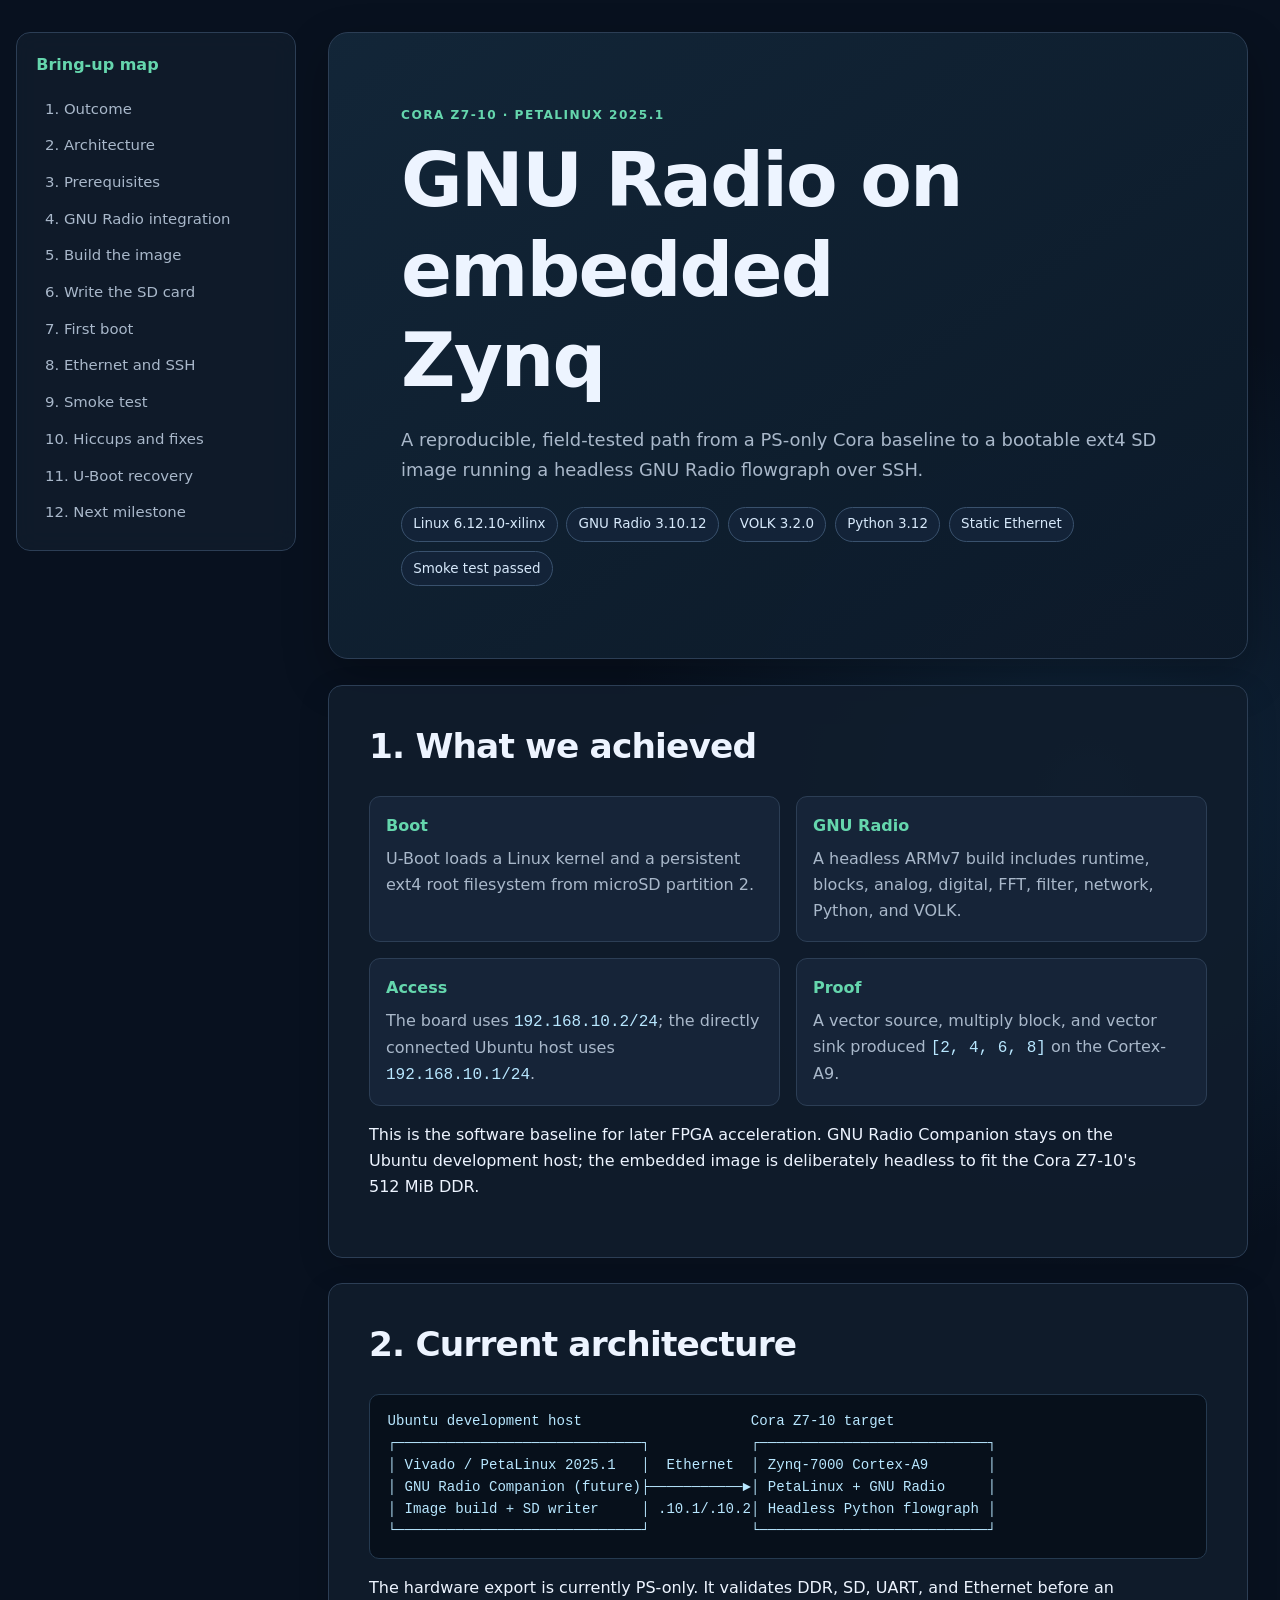
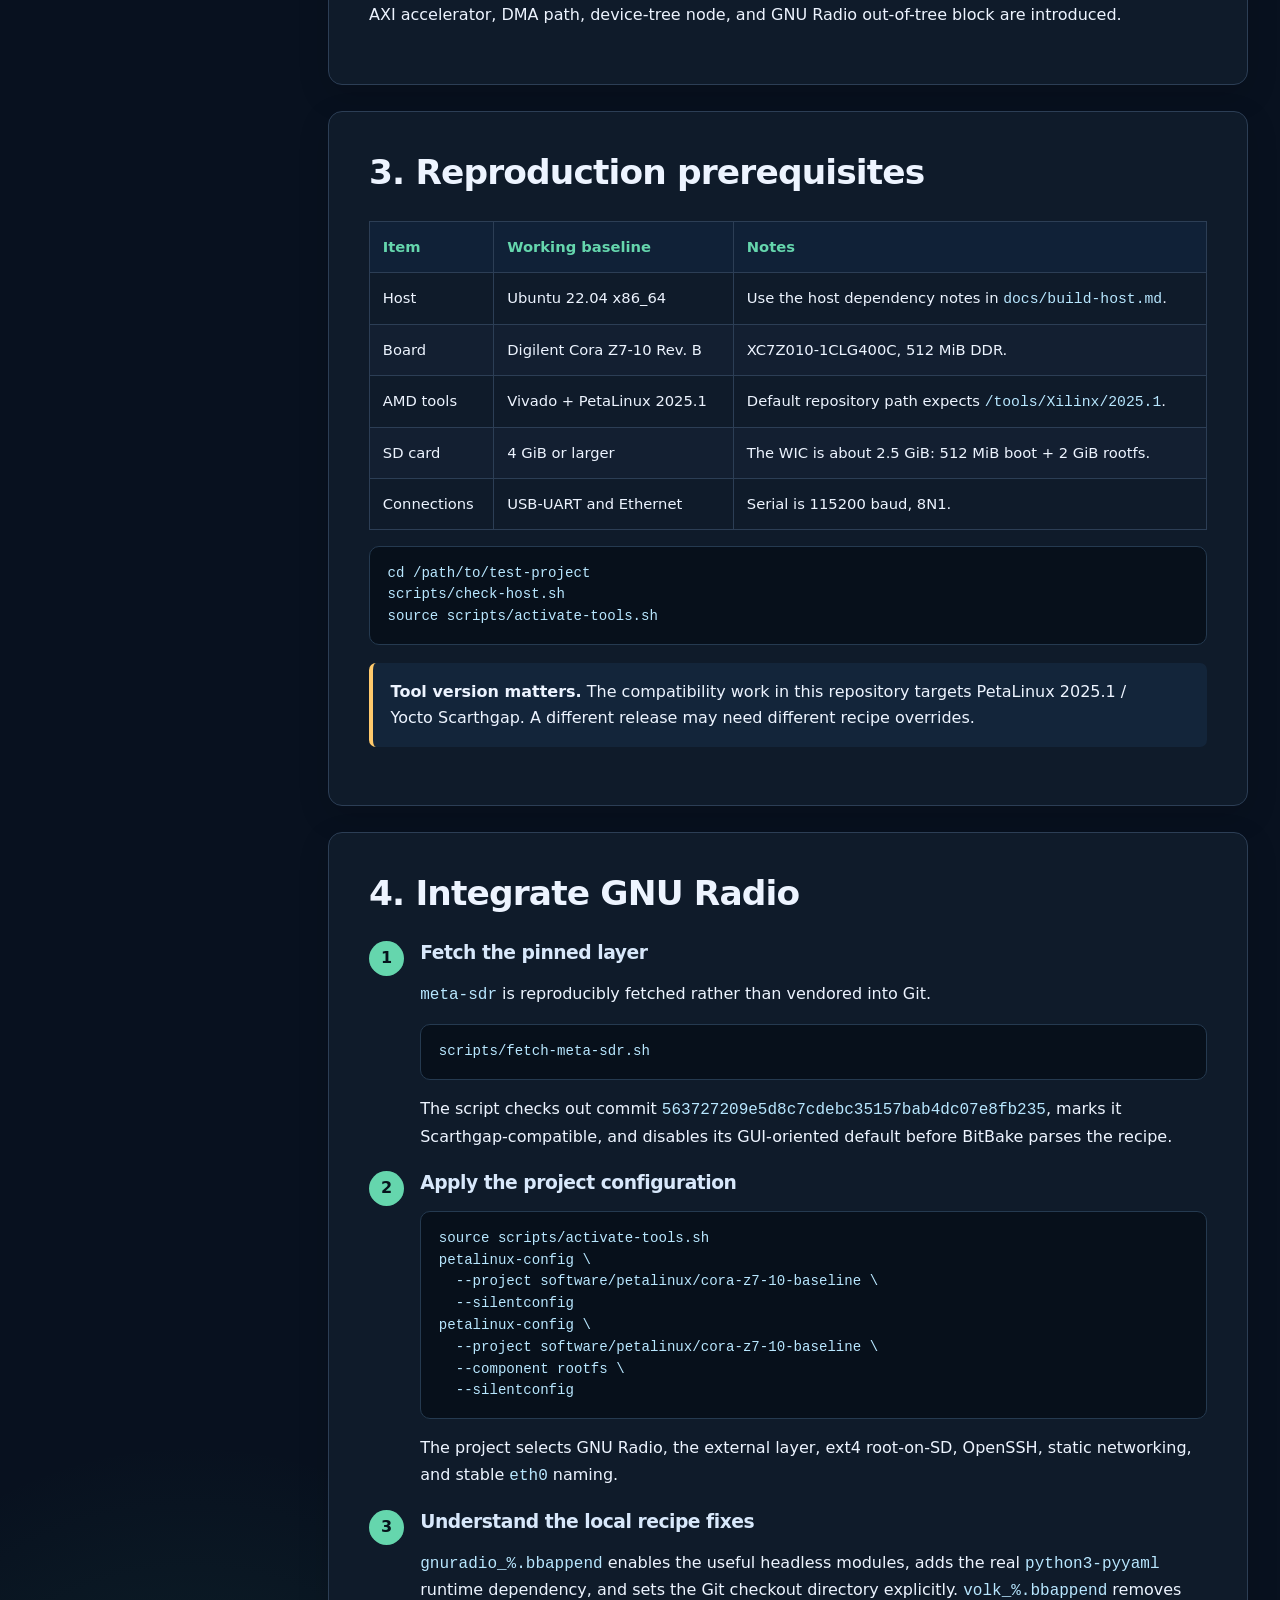
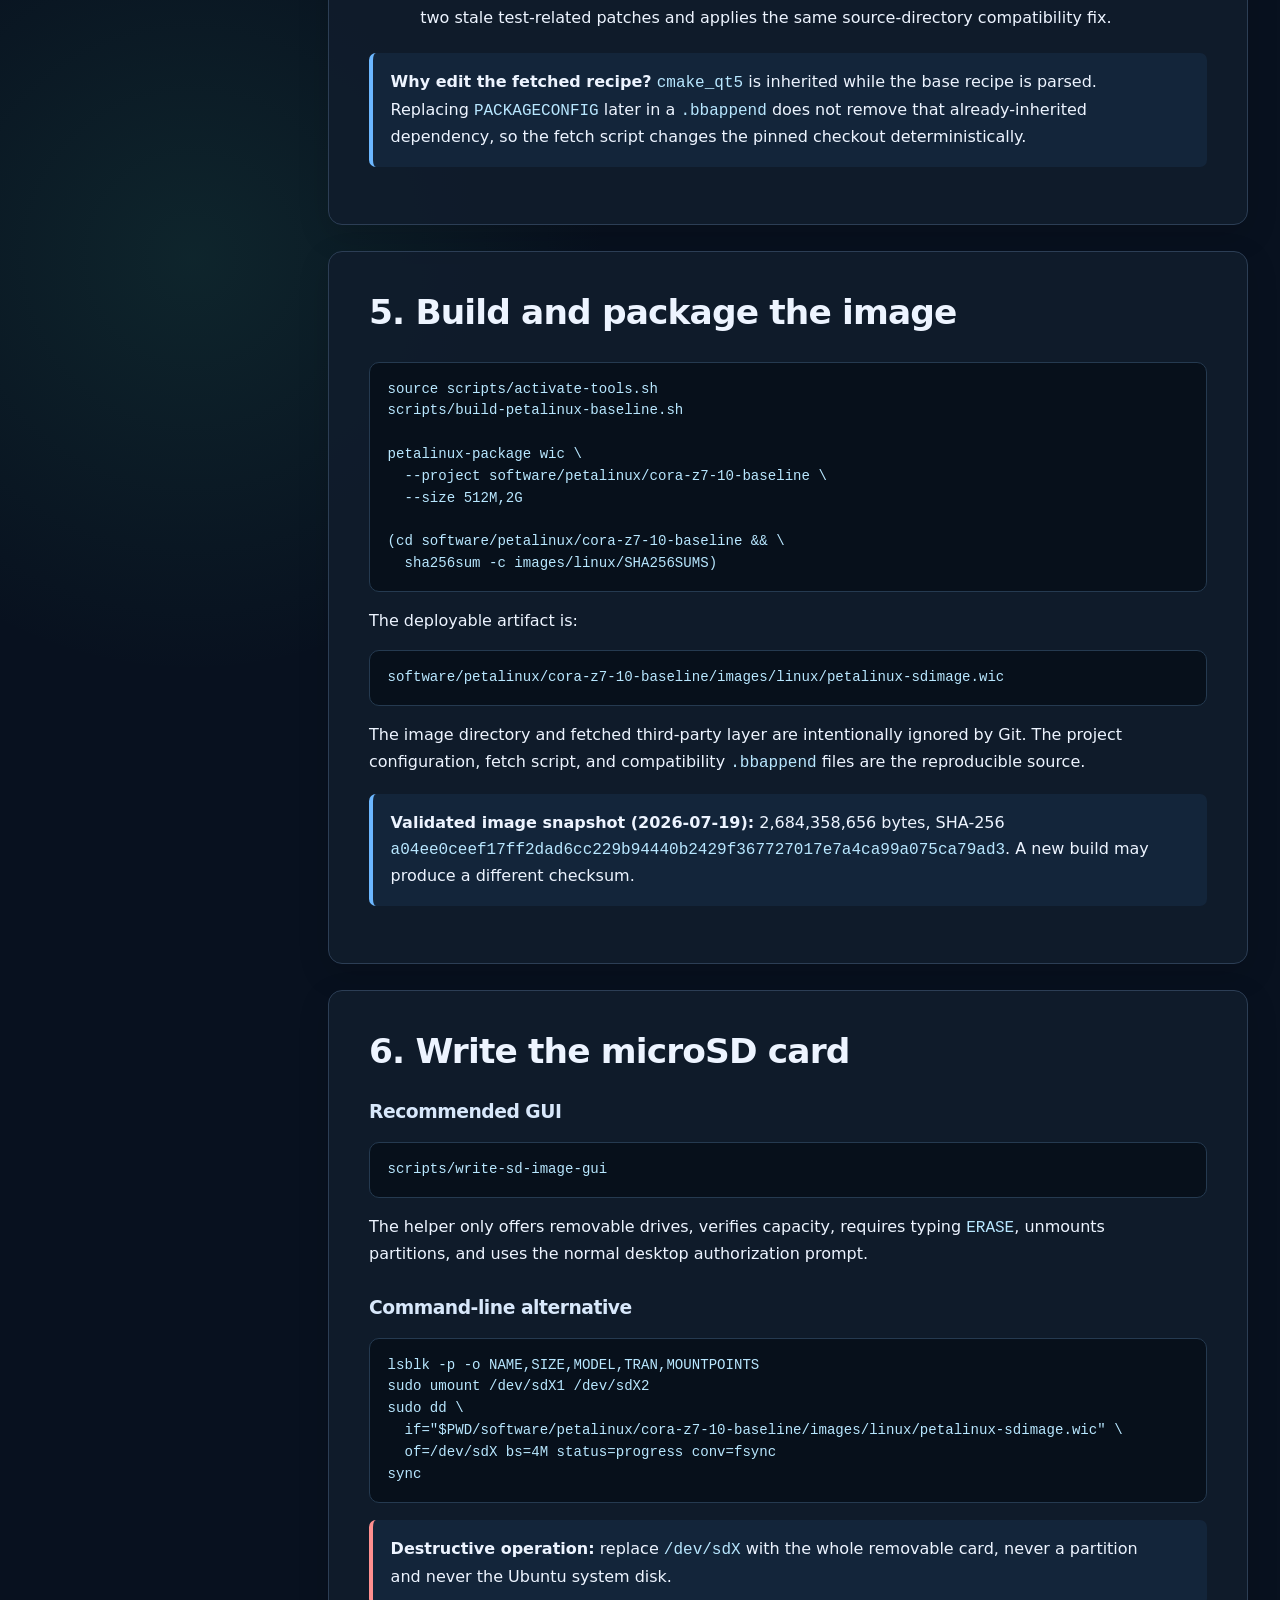
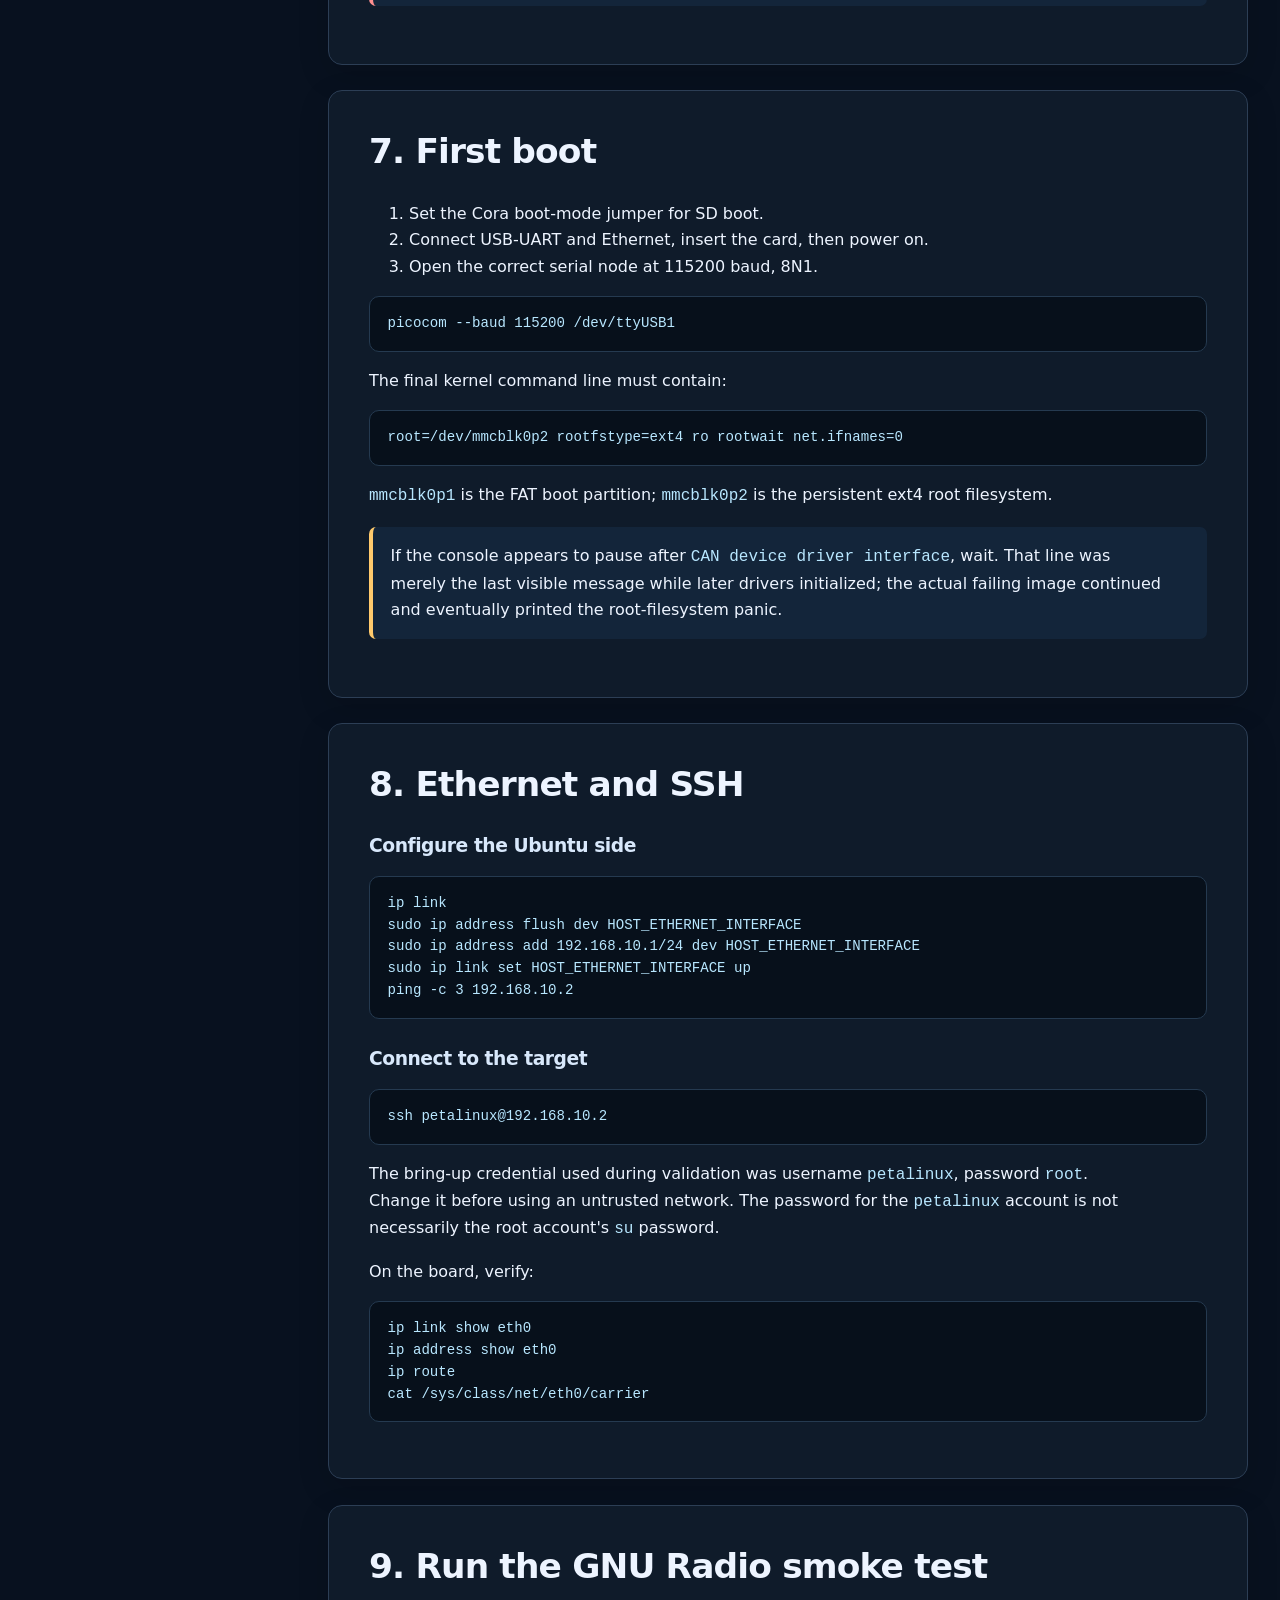
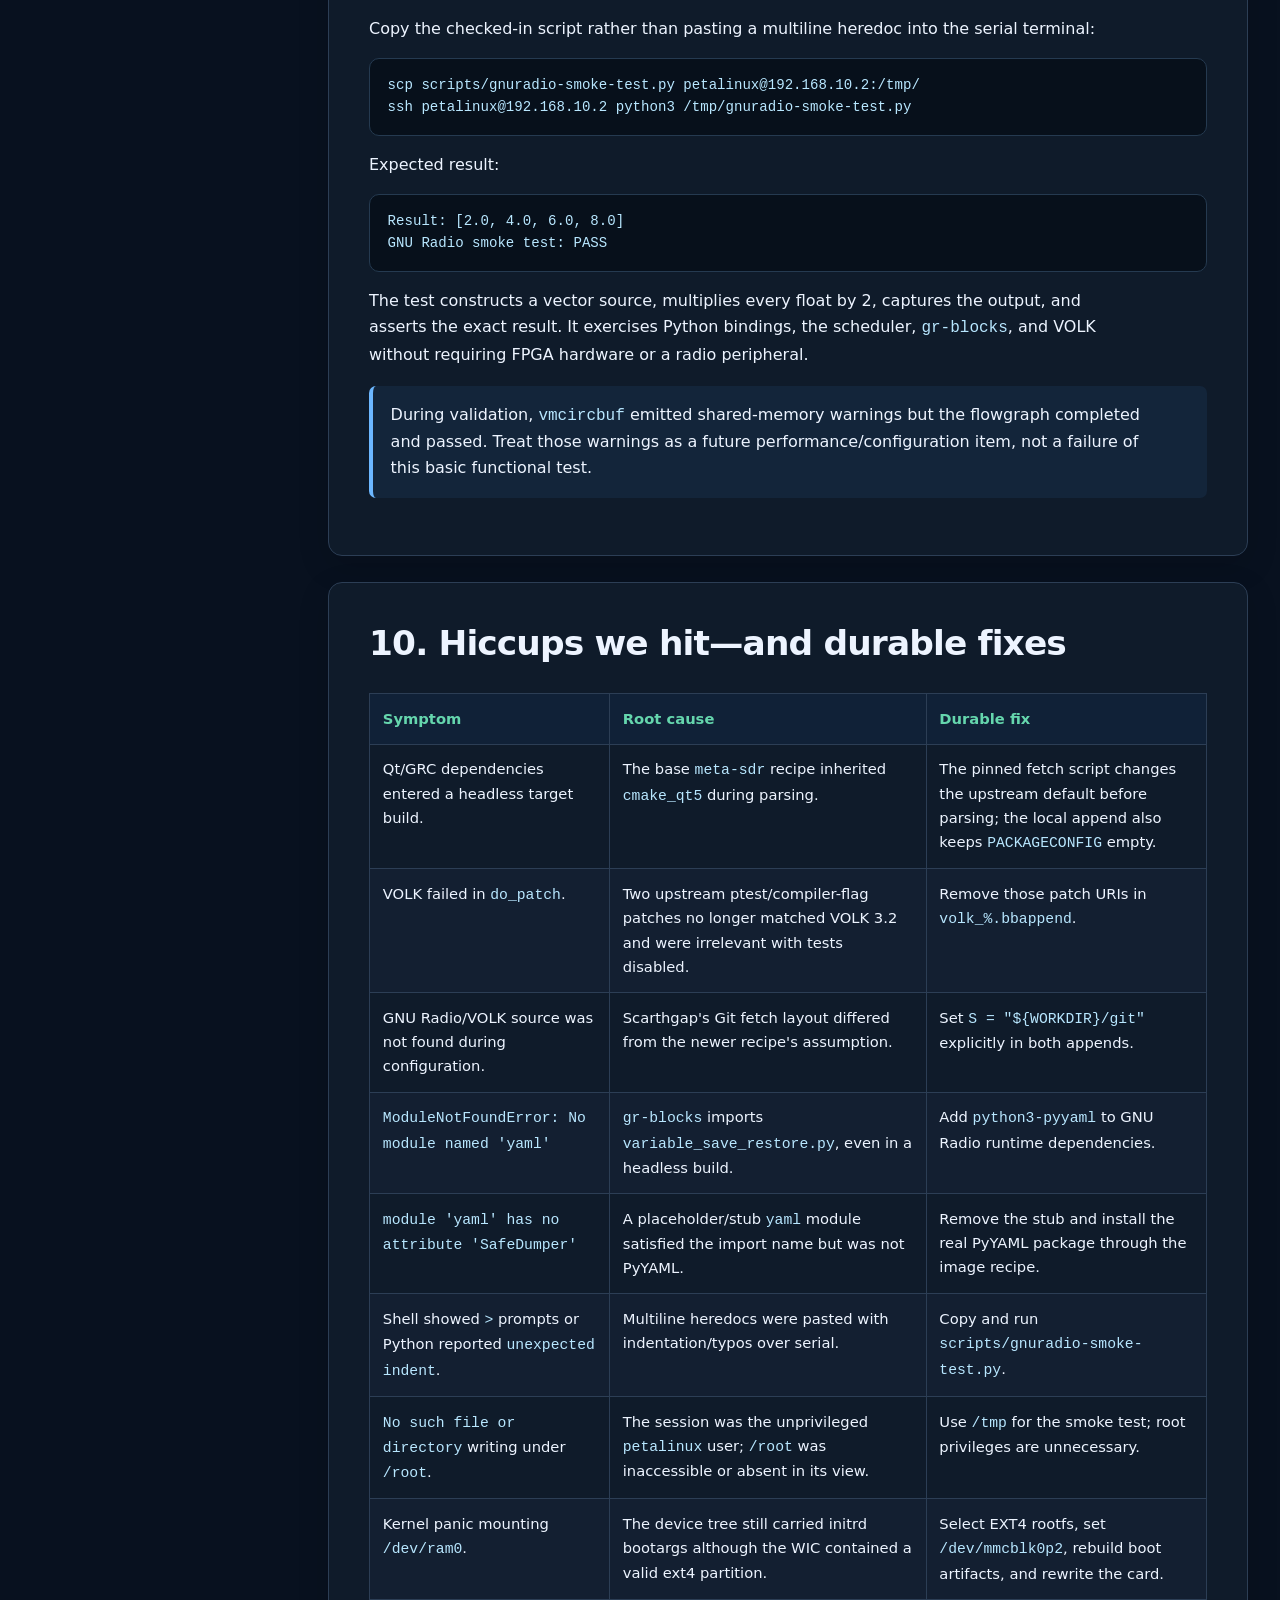
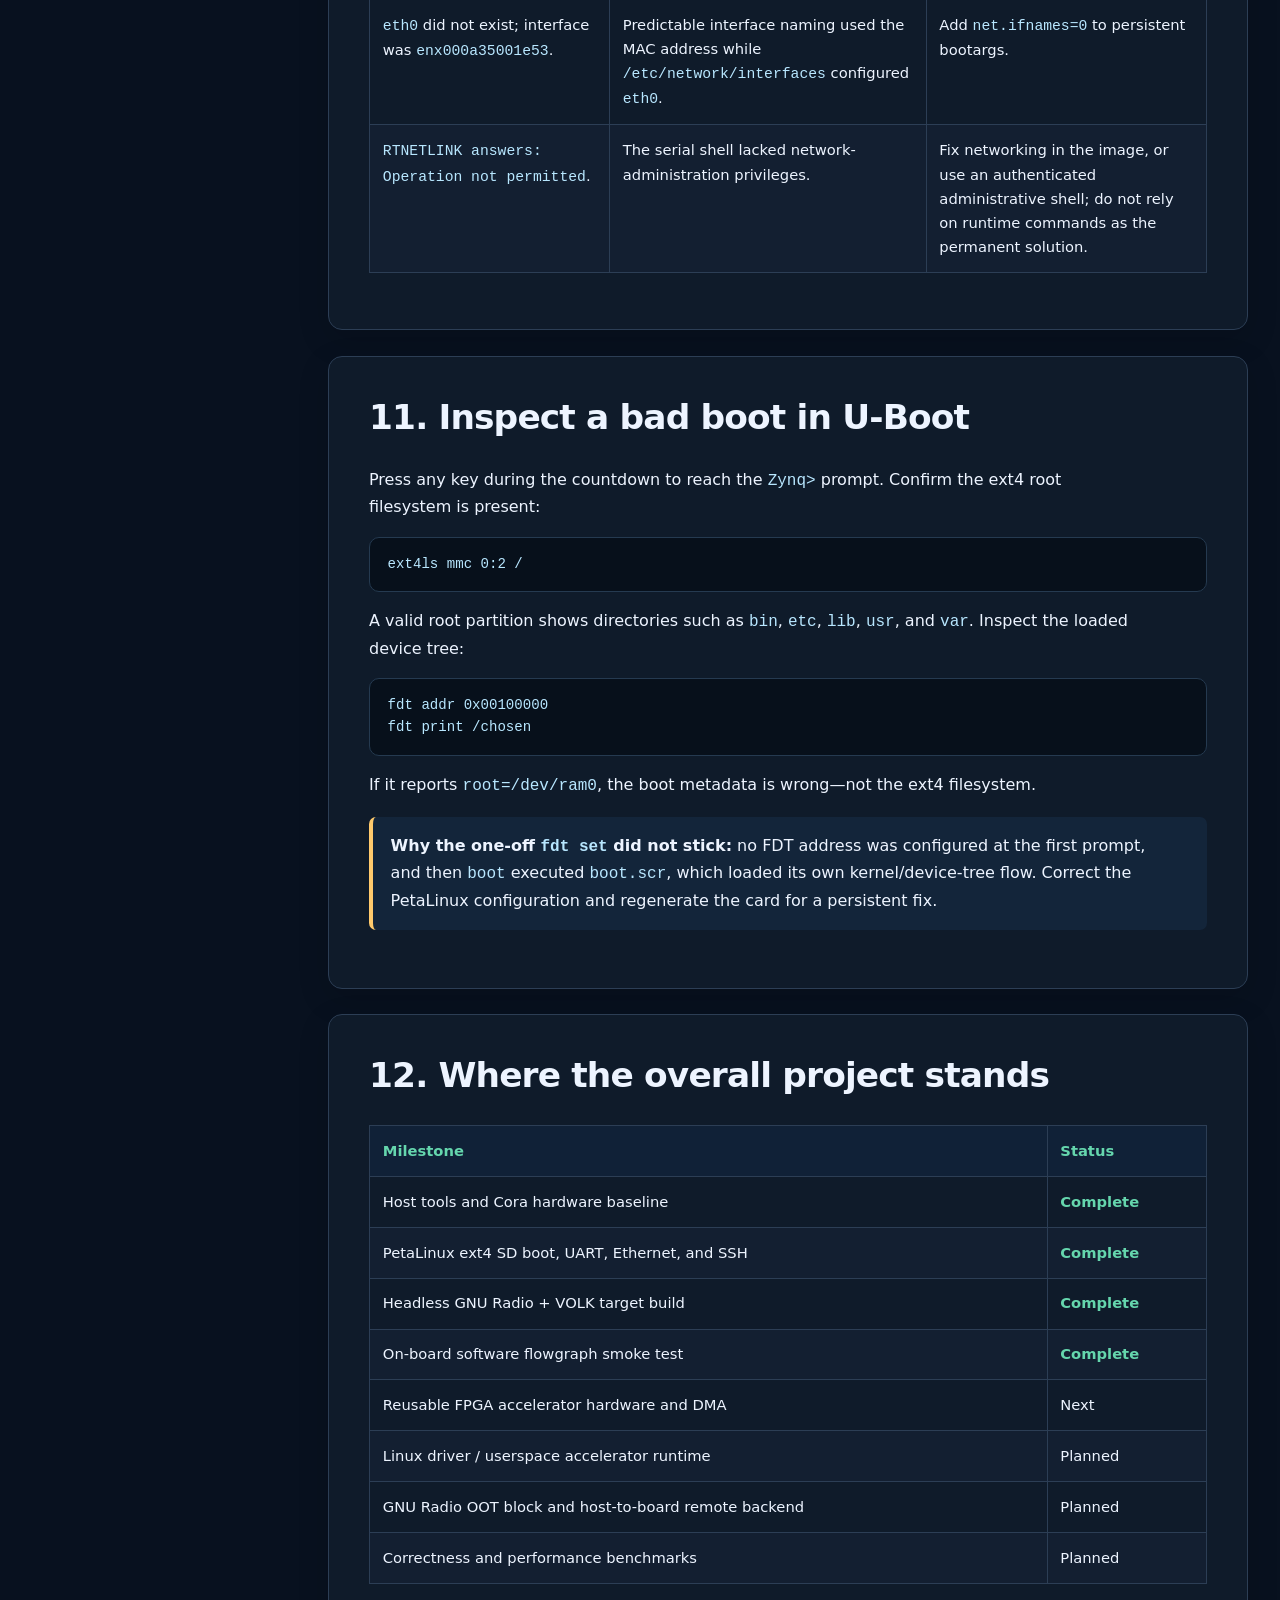
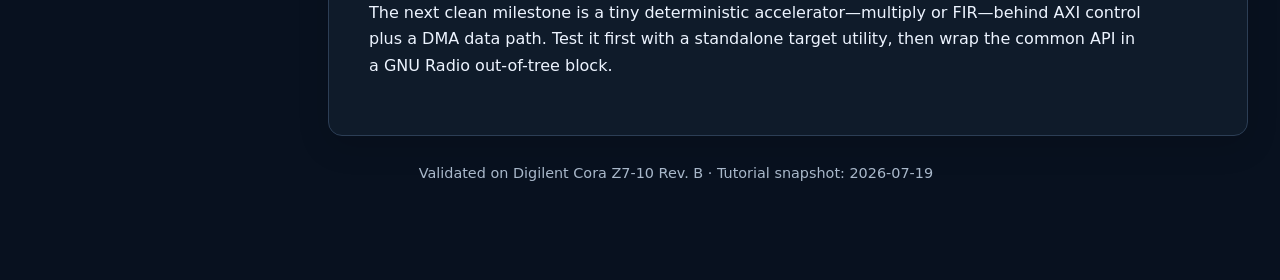
<file: docs/gnuradio-petalinux-tutorial.html>
<!doctype html>
<html lang="en">
<head>
  <meta charset="utf-8">
  <meta name="viewport" content="width=device-width, initial-scale=1">
  <meta name="color-scheme" content="dark light">
  <title>GNU Radio on PetaLinux — Cora Z7-10 Bring-up Tutorial</title>
  <style>
    :root {
      --page: #08111f;
      --surface: #101c2c;
      --surface-2: #162438;
      --text: #edf4ff;
      --muted: #a9b8ca;
      --line: #2c3e55;
      --accent: #65d6ad;
      --accent-2: #6cb7ff;
      --warning: #ffca6c;
      --danger: #ff8f8f;
      --code: #07101b;
      --shadow: 0 18px 45px rgb(0 0 0 / 28%);
      --radius: 14px;
      font-family: Inter, ui-sans-serif, system-ui, -apple-system, BlinkMacSystemFont,
        "Segoe UI", sans-serif;
    }

    * { box-sizing: border-box; }
    html { scroll-behavior: smooth; }
    body {
      margin: 0;
      color: var(--text);
      background:
        radial-gradient(circle at 85% 8%, rgb(52 130 185 / 18%), transparent 30rem),
        radial-gradient(circle at 15% 35%, rgb(60 181 139 / 12%), transparent 26rem),
        var(--page);
      line-height: 1.65;
    }

    a { color: var(--accent-2); }
    code, pre { font-family: "SFMono-Regular", Consolas, "Liberation Mono", monospace; }
    code { color: #b8e7ff; }
    h1, h2, h3 { line-height: 1.2; letter-spacing: -.025em; }
    h2 { margin-top: 0; font-size: clamp(1.55rem, 3vw, 2.15rem); }
    h3 { margin-top: 1.8rem; color: #d8e8fb; }
    p { max-width: 76ch; }

    .layout {
      display: grid;
      grid-template-columns: 280px minmax(0, 920px);
      gap: 2rem;
      width: min(1260px, calc(100% - 2rem));
      margin: 0 auto;
      padding: 2rem 0 5rem;
    }

    .sidebar {
      position: sticky;
      top: 1rem;
      align-self: start;
      max-height: calc(100vh - 2rem);
      overflow: auto;
      padding: 1.2rem;
      border: 1px solid var(--line);
      border-radius: var(--radius);
      background: rgb(16 28 44 / 88%);
      backdrop-filter: blur(12px);
    }

    .sidebar strong { display: block; margin-bottom: .75rem; color: var(--accent); }
    .sidebar a {
      display: block;
      padding: .38rem .55rem;
      border-radius: 7px;
      color: var(--muted);
      text-decoration: none;
      font-size: .93rem;
    }
    .sidebar a:hover { color: var(--text); background: var(--surface-2); }

    main { min-width: 0; }
    .hero {
      padding: clamp(2rem, 6vw, 4.5rem);
      border: 1px solid var(--line);
      border-radius: calc(var(--radius) + 6px);
      background: linear-gradient(145deg, rgb(19 38 57 / 96%), rgb(12 25 40 / 96%));
      box-shadow: var(--shadow);
    }
    .eyebrow {
      margin: 0 0 .6rem;
      color: var(--accent);
      font-weight: 750;
      letter-spacing: .12em;
      text-transform: uppercase;
      font-size: .76rem;
    }
    .hero h1 { margin: 0; font-size: clamp(2.25rem, 7vw, 4.7rem); max-width: 12ch; }
    .hero .lede { margin: 1.25rem 0 0; color: var(--muted); font-size: 1.12rem; }
    .badges { display: flex; flex-wrap: wrap; gap: .55rem; margin-top: 1.4rem; }
    .badge {
      padding: .35rem .7rem;
      border: 1px solid #39516d;
      border-radius: 999px;
      color: #d6e8fa;
      background: #132338;
      font-size: .84rem;
    }

    section {
      margin-top: 1.6rem;
      padding: clamp(1.35rem, 4vw, 2.5rem);
      border: 1px solid var(--line);
      border-radius: var(--radius);
      background: rgb(16 28 44 / 90%);
      box-shadow: 0 10px 32px rgb(0 0 0 / 14%);
      scroll-margin-top: 1rem;
    }

    .grid { display: grid; grid-template-columns: repeat(2, minmax(0, 1fr)); gap: 1rem; }
    .card {
      padding: 1rem;
      border: 1px solid var(--line);
      border-radius: 11px;
      background: var(--surface-2);
    }
    .card strong { color: var(--accent); }
    .card p { margin: .4rem 0 0; color: var(--muted); }

    .callout {
      margin: 1.1rem 0;
      padding: 1rem 1.1rem;
      border-left: 4px solid var(--accent-2);
      border-radius: 7px;
      background: #13253a;
    }
    .callout.warning { border-left-color: var(--warning); }
    .callout.danger { border-left-color: var(--danger); }
    .callout p { margin: 0; }

    pre {
      position: relative;
      margin: 1rem 0;
      padding: 1rem 1.1rem;
      overflow: auto;
      border: 1px solid #253a50;
      border-radius: 10px;
      color: #d7efff;
      background: var(--code);
      font-size: .88rem;
      line-height: 1.55;
      tab-size: 4;
    }

    table { width: 100%; border-collapse: collapse; margin: 1rem 0; font-size: .92rem; }
    th, td { padding: .8rem; border: 1px solid var(--line); text-align: left; vertical-align: top; }
    th { color: var(--accent); background: #102137; }
    tr:nth-child(even) td { background: rgb(22 36 56 / 55%); }
    .status { color: var(--accent); font-weight: 750; }

    .steps { counter-reset: step; padding: 0; list-style: none; }
    .steps > li { position: relative; margin: 1.4rem 0; padding-left: 3.2rem; }
    .steps > li::before {
      counter-increment: step;
      content: counter(step);
      position: absolute;
      left: 0;
      top: -.1rem;
      display: grid;
      width: 2.2rem;
      height: 2.2rem;
      place-items: center;
      border-radius: 50%;
      color: #06141c;
      background: var(--accent);
      font-weight: 850;
    }
    .steps h3 { margin: 0 0 .4rem; }

    .footer { margin-top: 1.6rem; color: var(--muted); text-align: center; font-size: .9rem; }

    @media (max-width: 900px) {
      .layout { display: block; width: min(100% - 1rem, 920px); padding-top: .5rem; }
      .sidebar { position: static; max-height: none; margin-bottom: 1rem; }
      .sidebar nav { display: grid; grid-template-columns: repeat(2, minmax(0, 1fr)); }
      .grid { grid-template-columns: 1fr; }
    }

    @media print {
      :root { --page: white; --surface: white; --surface-2: #f4f6f8; --text: #111827; --muted: #4b5563; --line: #cbd5e1; --code: #f1f5f9; }
      body { background: white; }
      .layout { display: block; width: 100%; padding: 0; }
      .sidebar { display: none; }
      .hero, section { box-shadow: none; break-inside: avoid; }
      pre { color: #111827; white-space: pre-wrap; }
      a { color: inherit; }
    }
  </style>
</head>
<body>
  <div class="layout">
    <aside class="sidebar" aria-label="Tutorial navigation">
      <strong>Bring-up map</strong>
      <nav>
        <a href="#outcome">1. Outcome</a>
        <a href="#architecture">2. Architecture</a>
        <a href="#prerequisites">3. Prerequisites</a>
        <a href="#integration">4. GNU Radio integration</a>
        <a href="#build">5. Build the image</a>
        <a href="#sd-card">6. Write the SD card</a>
        <a href="#first-boot">7. First boot</a>
        <a href="#network">8. Ethernet and SSH</a>
        <a href="#smoke-test">9. Smoke test</a>
        <a href="#hiccups">10. Hiccups and fixes</a>
        <a href="#recovery">11. U-Boot recovery</a>
        <a href="#next">12. Next milestone</a>
      </nav>
    </aside>

    <main>
      <header class="hero">
        <p class="eyebrow">Cora Z7-10 · PetaLinux 2025.1</p>
        <h1>GNU Radio on embedded Zynq</h1>
        <p class="lede">
          A reproducible, field-tested path from a PS-only Cora baseline to a
          bootable ext4 SD image running a headless GNU Radio flowgraph over SSH.
        </p>
        <div class="badges" aria-label="Validated components">
          <span class="badge">Linux 6.12.10-xilinx</span>
          <span class="badge">GNU Radio 3.10.12</span>
          <span class="badge">VOLK 3.2.0</span>
          <span class="badge">Python 3.12</span>
          <span class="badge">Static Ethernet</span>
          <span class="badge">Smoke test passed</span>
        </div>
      </header>

      <section id="outcome">
        <h2>1. What we achieved</h2>
        <div class="grid">
          <div class="card"><strong>Boot</strong><p>U-Boot loads a Linux kernel and a persistent ext4 root filesystem from microSD partition 2.</p></div>
          <div class="card"><strong>GNU Radio</strong><p>A headless ARMv7 build includes runtime, blocks, analog, digital, FFT, filter, network, Python, and VOLK.</p></div>
          <div class="card"><strong>Access</strong><p>The board uses <code>192.168.10.2/24</code>; the directly connected Ubuntu host uses <code>192.168.10.1/24</code>.</p></div>
          <div class="card"><strong>Proof</strong><p>A vector source, multiply block, and vector sink produced <code>[2, 4, 6, 8]</code> on the Cortex-A9.</p></div>
        </div>
        <p>
          This is the software baseline for later FPGA acceleration. GNU Radio
          Companion stays on the Ubuntu development host; the embedded image is
          deliberately headless to fit the Cora Z7-10's 512 MiB DDR.
        </p>
      </section>

      <section id="architecture">
        <h2>2. Current architecture</h2>
        <pre><code>Ubuntu development host                    Cora Z7-10 target
┌─────────────────────────────┐            ┌───────────────────────────┐
│ Vivado / PetaLinux 2025.1   │  Ethernet  │ Zynq-7000 Cortex-A9       │
│ GNU Radio Companion (future)├───────────►│ PetaLinux + GNU Radio     │
│ Image build + SD writer     │ .10.1/.10.2│ Headless Python flowgraph │
└─────────────────────────────┘            └───────────────────────────┘</code></pre>
        <p>
          The hardware export is currently PS-only. It validates DDR, SD, UART,
          and Ethernet before an AXI accelerator, DMA path, device-tree node, and
          GNU Radio out-of-tree block are introduced.
        </p>
      </section>

      <section id="prerequisites">
        <h2>3. Reproduction prerequisites</h2>
        <table>
          <thead><tr><th>Item</th><th>Working baseline</th><th>Notes</th></tr></thead>
          <tbody>
            <tr><td>Host</td><td>Ubuntu 22.04 x86_64</td><td>Use the host dependency notes in <code>docs/build-host.md</code>.</td></tr>
            <tr><td>Board</td><td>Digilent Cora Z7-10 Rev. B</td><td>XC7Z010-1CLG400C, 512 MiB DDR.</td></tr>
            <tr><td>AMD tools</td><td>Vivado + PetaLinux 2025.1</td><td>Default repository path expects <code>/tools/Xilinx/2025.1</code>.</td></tr>
            <tr><td>SD card</td><td>4 GiB or larger</td><td>The WIC is about 2.5 GiB: 512 MiB boot + 2 GiB rootfs.</td></tr>
            <tr><td>Connections</td><td>USB-UART and Ethernet</td><td>Serial is 115200 baud, 8N1.</td></tr>
          </tbody>
        </table>
        <pre><code>cd /path/to/test-project
scripts/check-host.sh
source scripts/activate-tools.sh</code></pre>
        <div class="callout warning"><p><strong>Tool version matters.</strong> The compatibility work in this repository targets PetaLinux 2025.1 / Yocto Scarthgap. A different release may need different recipe overrides.</p></div>
      </section>

      <section id="integration">
        <h2>4. Integrate GNU Radio</h2>
        <ol class="steps">
          <li>
            <h3>Fetch the pinned layer</h3>
            <p><code>meta-sdr</code> is reproducibly fetched rather than vendored into Git.</p>
            <pre><code>scripts/fetch-meta-sdr.sh</code></pre>
            <p>The script checks out commit <code>563727209e5d8c7cdebc35157bab4dc07e8fb235</code>, marks it Scarthgap-compatible, and disables its GUI-oriented default before BitBake parses the recipe.</p>
          </li>
          <li>
            <h3>Apply the project configuration</h3>
            <pre><code>source scripts/activate-tools.sh
petalinux-config \
  --project software/petalinux/cora-z7-10-baseline \
  --silentconfig
petalinux-config \
  --project software/petalinux/cora-z7-10-baseline \
  --component rootfs \
  --silentconfig</code></pre>
            <p>The project selects GNU Radio, the external layer, ext4 root-on-SD, OpenSSH, static networking, and stable <code>eth0</code> naming.</p>
          </li>
          <li>
            <h3>Understand the local recipe fixes</h3>
            <p><code>gnuradio_%.bbappend</code> enables the useful headless modules, adds the real <code>python3-pyyaml</code> runtime dependency, and sets the Git checkout directory explicitly. <code>volk_%.bbappend</code> removes two stale test-related patches and applies the same source-directory compatibility fix.</p>
          </li>
        </ol>
        <div class="callout"><p><strong>Why edit the fetched recipe?</strong> <code>cmake_qt5</code> is inherited while the base recipe is parsed. Replacing <code>PACKAGECONFIG</code> later in a <code>.bbappend</code> does not remove that already-inherited dependency, so the fetch script changes the pinned checkout deterministically.</p></div>
      </section>

      <section id="build">
        <h2>5. Build and package the image</h2>
        <pre><code>source scripts/activate-tools.sh
scripts/build-petalinux-baseline.sh

petalinux-package wic \
  --project software/petalinux/cora-z7-10-baseline \
  --size 512M,2G

(cd software/petalinux/cora-z7-10-baseline &amp;&amp; \
  sha256sum -c images/linux/SHA256SUMS)</code></pre>
        <p>The deployable artifact is:</p>
        <pre><code>software/petalinux/cora-z7-10-baseline/images/linux/petalinux-sdimage.wic</code></pre>
        <p>The image directory and fetched third-party layer are intentionally ignored by Git. The project configuration, fetch script, and compatibility <code>.bbappend</code> files are the reproducible source.</p>
        <div class="callout"><p><strong>Validated image snapshot (2026-07-19):</strong> 2,684,358,656 bytes, SHA-256 <code>a04ee0ceef17ff2dad6cc229b94440b2429f367727017e7a4ca99a075ca79ad3</code>. A new build may produce a different checksum.</p></div>
      </section>

      <section id="sd-card">
        <h2>6. Write the microSD card</h2>
        <h3>Recommended GUI</h3>
        <pre><code>scripts/write-sd-image-gui</code></pre>
        <p>The helper only offers removable drives, verifies capacity, requires typing <code>ERASE</code>, unmounts partitions, and uses the normal desktop authorization prompt.</p>
        <h3>Command-line alternative</h3>
        <pre><code>lsblk -p -o NAME,SIZE,MODEL,TRAN,MOUNTPOINTS
sudo umount /dev/sdX1 /dev/sdX2
sudo dd \
  if="$PWD/software/petalinux/cora-z7-10-baseline/images/linux/petalinux-sdimage.wic" \
  of=/dev/sdX bs=4M status=progress conv=fsync
sync</code></pre>
        <div class="callout danger"><p><strong>Destructive operation:</strong> replace <code>/dev/sdX</code> with the whole removable card, never a partition and never the Ubuntu system disk.</p></div>
      </section>

      <section id="first-boot">
        <h2>7. First boot</h2>
        <ol>
          <li>Set the Cora boot-mode jumper for SD boot.</li>
          <li>Connect USB-UART and Ethernet, insert the card, then power on.</li>
          <li>Open the correct serial node at 115200 baud, 8N1.</li>
        </ol>
        <pre><code>picocom --baud 115200 /dev/ttyUSB1</code></pre>
        <p>The final kernel command line must contain:</p>
        <pre><code>root=/dev/mmcblk0p2 rootfstype=ext4 ro rootwait net.ifnames=0</code></pre>
        <p><code>mmcblk0p1</code> is the FAT boot partition; <code>mmcblk0p2</code> is the persistent ext4 root filesystem.</p>
        <div class="callout warning"><p>If the console appears to pause after <code>CAN device driver interface</code>, wait. That line was merely the last visible message while later drivers initialized; the actual failing image continued and eventually printed the root-filesystem panic.</p></div>
      </section>

      <section id="network">
        <h2>8. Ethernet and SSH</h2>
        <h3>Configure the Ubuntu side</h3>
        <pre><code>ip link
sudo ip address flush dev HOST_ETHERNET_INTERFACE
sudo ip address add 192.168.10.1/24 dev HOST_ETHERNET_INTERFACE
sudo ip link set HOST_ETHERNET_INTERFACE up
ping -c 3 192.168.10.2</code></pre>
        <h3>Connect to the target</h3>
        <pre><code>ssh petalinux@192.168.10.2</code></pre>
        <p>The bring-up credential used during validation was username <code>petalinux</code>, password <code>root</code>. Change it before using an untrusted network. The password for the <code>petalinux</code> account is not necessarily the root account's <code>su</code> password.</p>
        <p>On the board, verify:</p>
        <pre><code>ip link show eth0
ip address show eth0
ip route
cat /sys/class/net/eth0/carrier</code></pre>
      </section>

      <section id="smoke-test">
        <h2>9. Run the GNU Radio smoke test</h2>
        <p>Copy the checked-in script rather than pasting a multiline heredoc into the serial terminal:</p>
        <pre><code>scp scripts/gnuradio-smoke-test.py petalinux@192.168.10.2:/tmp/
ssh petalinux@192.168.10.2 python3 /tmp/gnuradio-smoke-test.py</code></pre>
        <p>Expected result:</p>
        <pre><code>Result: [2.0, 4.0, 6.0, 8.0]
GNU Radio smoke test: PASS</code></pre>
        <p>The test constructs a vector source, multiplies every float by 2, captures the output, and asserts the exact result. It exercises Python bindings, the scheduler, <code>gr-blocks</code>, and VOLK without requiring FPGA hardware or a radio peripheral.</p>
        <div class="callout"><p>During validation, <code>vmcircbuf</code> emitted shared-memory warnings but the flowgraph completed and passed. Treat those warnings as a future performance/configuration item, not a failure of this basic functional test.</p></div>
      </section>

      <section id="hiccups">
        <h2>10. Hiccups we hit—and durable fixes</h2>
        <table>
          <thead><tr><th>Symptom</th><th>Root cause</th><th>Durable fix</th></tr></thead>
          <tbody>
            <tr><td>Qt/GRC dependencies entered a headless target build.</td><td>The base <code>meta-sdr</code> recipe inherited <code>cmake_qt5</code> during parsing.</td><td>The pinned fetch script changes the upstream default before parsing; the local append also keeps <code>PACKAGECONFIG</code> empty.</td></tr>
            <tr><td>VOLK failed in <code>do_patch</code>.</td><td>Two upstream ptest/compiler-flag patches no longer matched VOLK 3.2 and were irrelevant with tests disabled.</td><td>Remove those patch URIs in <code>volk_%.bbappend</code>.</td></tr>
            <tr><td>GNU Radio/VOLK source was not found during configuration.</td><td>Scarthgap's Git fetch layout differed from the newer recipe's assumption.</td><td>Set <code>S = "${WORKDIR}/git"</code> explicitly in both appends.</td></tr>
            <tr><td><code>ModuleNotFoundError: No module named 'yaml'</code></td><td><code>gr-blocks</code> imports <code>variable_save_restore.py</code>, even in a headless build.</td><td>Add <code>python3-pyyaml</code> to GNU Radio runtime dependencies.</td></tr>
            <tr><td><code>module 'yaml' has no attribute 'SafeDumper'</code></td><td>A placeholder/stub <code>yaml</code> module satisfied the import name but was not PyYAML.</td><td>Remove the stub and install the real PyYAML package through the image recipe.</td></tr>
            <tr><td>Shell showed <code>&gt;</code> prompts or Python reported <code>unexpected indent</code>.</td><td>Multiline heredocs were pasted with indentation/typos over serial.</td><td>Copy and run <code>scripts/gnuradio-smoke-test.py</code>.</td></tr>
            <tr><td><code>No such file or directory</code> writing under <code>/root</code>.</td><td>The session was the unprivileged <code>petalinux</code> user; <code>/root</code> was inaccessible or absent in its view.</td><td>Use <code>/tmp</code> for the smoke test; root privileges are unnecessary.</td></tr>
            <tr><td>Kernel panic mounting <code>/dev/ram0</code>.</td><td>The device tree still carried initrd bootargs although the WIC contained a valid ext4 partition.</td><td>Select EXT4 rootfs, set <code>/dev/mmcblk0p2</code>, rebuild boot artifacts, and rewrite the card.</td></tr>
            <tr><td><code>eth0</code> did not exist; interface was <code>enx000a35001e53</code>.</td><td>Predictable interface naming used the MAC address while <code>/etc/network/interfaces</code> configured <code>eth0</code>.</td><td>Add <code>net.ifnames=0</code> to persistent bootargs.</td></tr>
            <tr><td><code>RTNETLINK answers: Operation not permitted</code>.</td><td>The serial shell lacked network-administration privileges.</td><td>Fix networking in the image, or use an authenticated administrative shell; do not rely on runtime commands as the permanent solution.</td></tr>
          </tbody>
        </table>
      </section>

      <section id="recovery">
        <h2>11. Inspect a bad boot in U-Boot</h2>
        <p>Press any key during the countdown to reach the <code>Zynq&gt;</code> prompt. Confirm the ext4 root filesystem is present:</p>
        <pre><code>ext4ls mmc 0:2 /</code></pre>
        <p>A valid root partition shows directories such as <code>bin</code>, <code>etc</code>, <code>lib</code>, <code>usr</code>, and <code>var</code>. Inspect the loaded device tree:</p>
        <pre><code>fdt addr 0x00100000
fdt print /chosen</code></pre>
        <p>If it reports <code>root=/dev/ram0</code>, the boot metadata is wrong—not the ext4 filesystem.</p>
        <div class="callout warning"><p><strong>Why the one-off <code>fdt set</code> did not stick:</strong> no FDT address was configured at the first prompt, and then <code>boot</code> executed <code>boot.scr</code>, which loaded its own kernel/device-tree flow. Correct the PetaLinux configuration and regenerate the card for a persistent fix.</p></div>
      </section>

      <section id="next">
        <h2>12. Where the overall project stands</h2>
        <table>
          <thead><tr><th>Milestone</th><th>Status</th></tr></thead>
          <tbody>
            <tr><td>Host tools and Cora hardware baseline</td><td class="status">Complete</td></tr>
            <tr><td>PetaLinux ext4 SD boot, UART, Ethernet, and SSH</td><td class="status">Complete</td></tr>
            <tr><td>Headless GNU Radio + VOLK target build</td><td class="status">Complete</td></tr>
            <tr><td>On-board software flowgraph smoke test</td><td class="status">Complete</td></tr>
            <tr><td>Reusable FPGA accelerator hardware and DMA</td><td>Next</td></tr>
            <tr><td>Linux driver / userspace accelerator runtime</td><td>Planned</td></tr>
            <tr><td>GNU Radio OOT block and host-to-board remote backend</td><td>Planned</td></tr>
            <tr><td>Correctness and performance benchmarks</td><td>Planned</td></tr>
          </tbody>
        </table>
        <p>The next clean milestone is a tiny deterministic accelerator—multiply or FIR—behind AXI control plus a DMA data path. Test it first with a standalone target utility, then wrap the common API in a GNU Radio out-of-tree block.</p>
      </section>

      <p class="footer">Validated on Digilent Cora Z7-10 Rev. B · Tutorial snapshot: 2026-07-19</p>
    </main>
  </div>
</body>
</html>
</file>
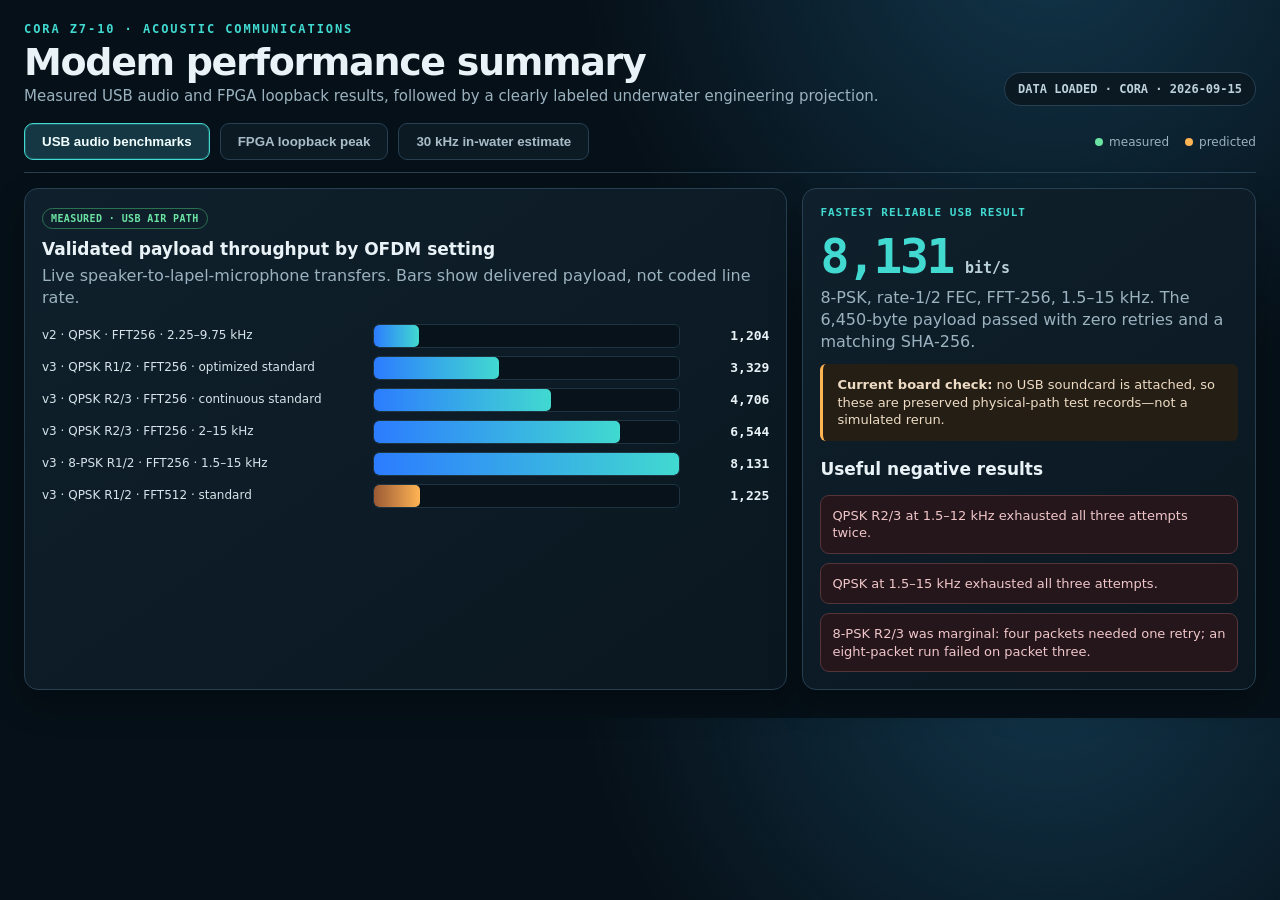
<file: scripts/modem-summary-dashboard.html>
<!doctype html>
<html lang="en">
<head>
<meta charset="utf-8">
<meta name="viewport" content="width=device-width,initial-scale=1">
<title>Cora Modem Performance Summary</title>
<style>
  :root{color-scheme:dark;--bg:#061018;--panel:#0d1c27;--line:#274052;--text:#e9f3f7;--muted:#9bb2bf;--cyan:#41d9d0;--blue:#5aaeff;--amber:#ffb454;--red:#ff6f76;--green:#6be3a3}
  *{box-sizing:border-box} body{margin:0;background:radial-gradient(circle at 82% -10%,#12364b 0,transparent 36%),var(--bg);font:16px/1.35 Inter,ui-sans-serif,system-ui,sans-serif;color:var(--text)}
  main{width:min(1760px,calc(100vw - 48px));margin:0 auto;padding:22px 0 28px}.eyebrow{font:700 12px/1.2 ui-monospace,monospace;letter-spacing:.16em;color:var(--cyan);text-transform:uppercase}.top{display:flex;align-items:flex-end;justify-content:space-between;gap:28px;margin-bottom:17px}h1{font-size:38px;line-height:1.02;margin:7px 0 4px;letter-spacing:-.035em}.subtitle{color:var(--muted);margin:0;font-size:15px}.stamp{font:600 12px ui-monospace,monospace;color:#bed2dc;border:1px solid var(--line);background:#0b1922;border-radius:999px;padding:9px 13px;white-space:nowrap}
  nav{display:flex;gap:10px;border-bottom:1px solid var(--line);padding-bottom:12px;margin-bottom:15px}.tab{appearance:none;border:1px solid var(--line);background:#0c1a24;color:#a9bdc8;border-radius:9px;padding:10px 17px;font-weight:750;cursor:pointer}.tab[aria-selected=true]{background:#153743;border-color:var(--cyan);color:#f2ffff;box-shadow:0 0 0 1px #41d9d033 inset}.status-key{margin-left:auto;display:flex;align-items:center;gap:16px;color:var(--muted);font-size:12px}.dot{display:inline-block;width:8px;height:8px;border-radius:50%;margin-right:6px}.measured{background:var(--green)}.predicted{background:var(--amber)}
  .view{display:none}.view.active{display:block}.grid{display:grid;grid-template-columns:1.38fr .82fr;gap:15px}.panel{background:linear-gradient(145deg,#0f202c,#0a1720);border:1px solid var(--line);border-radius:14px;padding:17px;box-shadow:0 14px 32px #0004}.panel h2{font-size:17px;margin:0 0 4px}.panel p{color:var(--muted);margin:0}.meta{font:600 11px ui-monospace,monospace;color:var(--cyan);text-transform:uppercase;letter-spacing:.09em}.chart{margin-top:15px;display:grid;gap:8px}.bar-row{display:grid;grid-template-columns:320px 1fr 78px;gap:11px;align-items:center}.bar-label{font-size:12px;color:#d6e4ea;white-space:nowrap;overflow:hidden;text-overflow:ellipsis}.track{height:24px;border-radius:6px;background:#07121a;border:1px solid #1e3441;overflow:hidden}.bar{height:100%;width:0;background:linear-gradient(90deg,#2c7cff,var(--cyan));border-radius:5px;transition:width .9s cubic-bezier(.2,.8,.2,1)}.bar.bad{background:linear-gradient(90deg,#9b5a35,var(--amber))}.rate{font:750 13px ui-monospace,monospace;text-align:right}
  table{border-collapse:collapse;width:100%;margin-top:13px;font-size:12px}th{text-align:left;color:#86a6b6;font:700 10px ui-monospace,monospace;letter-spacing:.07em;text-transform:uppercase;padding:8px;border-bottom:1px solid var(--line)}td{padding:8px;border-bottom:1px solid #1c303c;color:#d7e5eb}td:nth-child(n+2){font-family:ui-monospace,monospace}.pass{color:var(--green);font-weight:800}.warn{color:var(--amber);font-weight:800}.callout{padding:12px 14px;border-left:3px solid var(--amber);background:#251e14;border-radius:6px;margin-top:12px;color:#eedcc5;font-size:13px}.fail-list{display:grid;gap:9px;margin-top:14px}.fail{padding:11px;border:1px solid #55353a;background:#24161b;border-radius:9px;color:#f0c6c9;font-size:13px}.hero-rate{display:flex;align-items:baseline;gap:12px;margin:13px 0 7px}.hero-rate strong{font:800 48px/1 ui-monospace,monospace;color:var(--cyan);letter-spacing:-.05em}.hero-rate span{font:700 15px ui-monospace,monospace;color:#bad0da}.cards{display:grid;grid-template-columns:repeat(3,1fr);gap:11px;margin-top:14px}.card{padding:14px;border:1px solid var(--line);border-radius:11px;background:#091620}.card .value{font:800 22px ui-monospace,monospace;color:#f3fbff;margin:5px 0 2px}.card .label{font-size:11px;color:var(--muted)}.hash{font:11px ui-monospace,monospace;color:#a9c2cc;background:#061119;border-radius:7px;padding:9px;overflow:hidden;text-overflow:ellipsis;white-space:nowrap;margin-top:11px}.flow{display:grid;grid-template-columns:1fr auto 1fr auto 1fr;align-items:center;gap:10px;margin-top:18px}.node{border:1px solid #2f6570;background:#102a32;border-radius:10px;padding:14px;text-align:center}.arrow{font-size:26px;color:var(--cyan)}
  .forecast{display:grid;grid-template-columns:repeat(3,1fr);gap:14px;margin-top:15px}.forecast-card{position:relative;overflow:hidden;padding:17px;border:1px solid var(--line);border-radius:13px;background:#0a1822}.forecast-card:before{content:"";position:absolute;inset:0 auto 0 0;width:4px;background:var(--amber)}.forecast-card strong{display:block;font:800 30px ui-monospace,monospace;margin:9px 0 3px}.forecast-card small{color:var(--muted)}.ceiling{margin-top:12px;color:#c7d7df;font-size:12px}.assumptions{display:grid;grid-template-columns:repeat(4,1fr);gap:10px;margin-top:14px}.assumption{background:#08151e;border:1px solid var(--line);border-radius:9px;padding:12px}.assumption b{display:block;font:800 18px ui-monospace,monospace;color:var(--amber)}.assumption span{font-size:11px;color:var(--muted)}.risk-grid{display:grid;grid-template-columns:repeat(3,1fr);gap:10px;margin-top:14px}.risk{padding:13px;border:1px solid var(--line);border-radius:10px;background:#08151e}.risk b{color:#f6fbfd}.risk p{font-size:12px;margin-top:5px}.footer-note{margin-top:13px;color:#839eac;font-size:11px}.tag{display:inline-block;border:1px solid #355161;border-radius:999px;padding:4px 8px;font:700 10px ui-monospace,monospace;letter-spacing:.04em;margin-right:6px}.tag.green{border-color:#2b7251;color:var(--green)}.tag.amber{border-color:#7c5a2e;color:var(--amber)}
  @media(max-width:1100px){.grid{grid-template-columns:1fr}.bar-row{grid-template-columns:260px 1fr 70px}}
</style>
</head>
<body>
<main id="app">
  <header class="top"><div><div class="eyebrow">Cora Z7-10 · acoustic communications</div><h1>Modem performance summary</h1><p class="subtitle">Measured USB audio and FPGA loopback results, followed by a clearly labeled underwater engineering projection.</p></div><div class="stamp" id="stamp">LOADING VERIFIED DATA…</div></header>
  <nav aria-label="Summary sections">
    <button class="tab" id="tab-usb" data-view="usb" aria-selected="true">USB audio benchmarks</button>
    <button class="tab" id="tab-axis" data-view="axis" aria-selected="false">FPGA loopback peak</button>
    <button class="tab" id="tab-water" data-view="water" aria-selected="false">30 kHz in-water estimate</button>
    <div class="status-key"><span><i class="dot measured"></i>measured</span><span><i class="dot predicted"></i>predicted</span></div>
  </nav>

  <section class="view active" id="view-usb">
    <div class="grid">
      <article class="panel"><span class="tag green">MEASURED · USB AIR PATH</span><h2 style="margin-top:9px">Validated payload throughput by OFDM setting</h2><p>Live speaker-to-lapel-microphone transfers. Bars show delivered payload, not coded line rate.</p><div class="chart" id="usb-chart"></div></article>
      <aside class="panel"><div class="meta">Fastest reliable USB result</div><div class="hero-rate"><strong id="usb-best">—</strong><span>bit/s</span></div><p>8‑PSK, rate‑1/2 FEC, FFT‑256, 1.5–15 kHz. The 6,450-byte payload passed with zero retries and a matching SHA‑256.</p><div class="callout"><b>Current board check:</b> no USB soundcard is attached, so these are preserved physical-path test records—not a simulated rerun.</div><h2 style="margin-top:17px">Useful negative results</h2><div class="fail-list" id="fail-list"></div></aside>
    </div>
  </section>

  <section class="view" id="view-axis">
    <div class="grid">
      <article class="panel"><span class="tag green">MEASURED TODAY · REAL FPGA</span><h2 style="margin-top:9px">Sustained AXI-stream transport</h2><div class="hero-rate"><strong id="axis-rate">—</strong><span>sample/s host throughput</span></div><p>The loop ran long enough to amortize startup: 2,048 frames and 1,048,576 samples. Every signed 16-bit sample returned byte-exact.</p><div class="cards"><div class="card"><div class="label">PL pacing</div><div class="value">250,000</div><div class="label">sample/s · 100 MHz ÷ 400</div></div><div class="card"><div class="label">Fixed DMA transaction</div><div class="value">512</div><div class="label">samples per frame</div></div><div class="card"><div class="label">Data checked</div><div class="value">1.049 M</div><div class="label">samples · byte-exact</div></div></div><div class="callout">250 ksps is the hardware stream timing. 148.5 ksps is sustained application throughput after one Linux write/read transaction per 512-sample frame.</div></article>
      <aside class="panel"><div class="meta">Fastest long modem loopback</div><div class="hero-rate"><strong id="modem-rate">—</strong><span>bit/s payload</span></div><p>16,384 bytes through waveform generation, 48→250 ksps resampling, FPGA AXIS loopback, 250→48 ksps resampling, synchronization, demodulation, Viterbi decoding, and CRC validation.</p><div class="cards"><div class="card"><div class="label">Packets</div><div class="value">43 / 43</div><div class="label">validated</div></div><div class="card"><div class="label">Elapsed</div><div class="value">43.52 s</div><div class="label">wall clock</div></div><div class="card"><div class="label">Retries / errors</div><div class="value">0 / 0</div><div class="label">clean pass</div></div></div><div class="hash" id="hash">SHA-256 —</div></aside>
    </div>
    <article class="panel" style="margin-top:15px"><div class="flow"><div class="node"><b>16 KiB source</b><br><small>8‑PSK R1/2 · FFT256</small></div><div class="arrow">→</div><div class="node"><b>250 ksps FPGA AXIS</b><br><small>512-sample paced frames</small></div><div class="arrow">→</div><div class="node"><b>16 KiB validated</b><br><small>matching SHA‑256</small></div></div></article>
  </section>

  <section class="view" id="view-water">
    <div class="grid">
      <article class="panel"><span class="tag amber">ENGINEERING ESTIMATE · NOT YET WATER-TESTED</span><h2 style="margin-top:9px">Expected validated payload with a 20–40 kHz acoustic band</h2><p>Projection for 250 ksps, 30 kHz center, FFT‑1024, CP‑256, and 74 data carriers. Ranges include framing allowance and channel margin.</p><div class="forecast" id="forecast"></div><div class="assumptions"><div class="assumption"><b>250 ksps</b><span>converter / PL rate</span></div><div class="assumption"><b>30 kHz</b><span>acoustic center</span></div><div class="assumption"><b>20 kHz</b><span>assumed usable band</span></div><div class="assumption"><b>244 Hz</b><span>subcarrier spacing</span></div></div></article>
      <aside class="panel"><div class="meta">Recommended first field target</div><div class="hero-rate"><strong>5–12</strong><span>kbit/s</span></div><p>Start with QPSK rate‑1/2 and adaptive band selection. Move to rate‑2/3 or 8‑PSK only after measured per-carrier SNR and packet error rate justify it.</p><div class="risk-grid"><div class="risk"><b>Absorption</b><p>Thorp estimate: 8.28 dB/km at 30 kHz. Across 20–40 kHz, absorption changes by about 8.8 dB/km.</p></div><div class="risk"><b>Doppler</b><p>1 m/s radial motion shifts a 30 kHz carrier by roughly 20 Hz. Wideband resampling should precede pilot correction.</p></div><div class="risk"><b>Multipath</b><p>Harbor measurements have shown tens of milliseconds of delay spread—well beyond a 1.024 ms CP.</p></div></div><div class="callout">If the real transducer chain supports only 10 kHz of useful bandwidth, expect roughly half these rates.</div></aside>
    </div>
    <p class="footer-note">Research context: Socheleau et al., 2012 (real-channel OFDM capacity); Ebihara et al., 2018 (mobile harbor delay and Doppler); MinhHai et al., 2016 (7.5 kbit/s, 8 kHz band, moving 30 m link). Final rates require tank and field channel sounding.</p>
  </section>
</main>
<script>
const $=s=>document.querySelector(s); const fmt=n=>new Intl.NumberFormat('en-US',{maximumFractionDigits:0}).format(n);
async function load(){
  const response=await fetch('/docs/benchmark-results/cora-modem-summary-2026-09-15.json');
  if(!response.ok)throw Error(`benchmark data ${response.status}`); const data=await response.json();
  const results=data.usb_audio.results; const max=Math.max(...results.map(x=>x.payload_bps));
  $('#usb-chart').innerHTML=results.map((x,i)=>`<div class="bar-row"><div class="bar-label" title="${x.label}">${x.label}</div><div class="track"><div class="bar ${x.retries?'bad':''}" data-width="${100*x.payload_bps/max}"></div></div><div class="rate">${fmt(x.payload_bps)}</div></div>`).join('');
  requestAnimationFrame(()=>requestAnimationFrame(()=>document.querySelectorAll('.bar').forEach(x=>x.style.width=x.dataset.width+'%')));
  $('#usb-best').textContent=fmt(max); $('#fail-list').innerHTML=data.usb_audio.negative_results.map(x=>`<div class="fail">${x}</div>`).join('');
  $('#axis-rate').textContent=fmt(data.axis_loopback.measured_sample_throughput_sps); $('#modem-rate').textContent=fmt(data.modem_loopback.payload_bps);
  $('#hash').textContent='SHA-256 source = output · '+data.modem_loopback.source_sha256;
  $('#forecast').innerHTML=data.underwater_projection.profiles.map(x=>`<div class="forecast-card"><div class="meta">${x.label}</div><strong>${x.expected_validated_payload_bps[0]/1000}–${x.expected_validated_payload_bps[1]/1000} kb/s</strong><small>${x.use}</small><div class="ceiling">Calculated body ceiling: ${(x.body_ceiling_bps/1000).toFixed(1)} kb/s</div></div>`).join('');
  $('#stamp').textContent='DATA LOADED · CORA · 2026-09-15'; $('#app').dataset.ready='true';
}
document.querySelectorAll('.tab').forEach(button=>button.addEventListener('click',()=>{
  document.querySelectorAll('.tab').forEach(x=>x.setAttribute('aria-selected','false')); button.setAttribute('aria-selected','true');
  document.querySelectorAll('.view').forEach(x=>x.classList.remove('active')); $('#view-'+button.dataset.view).classList.add('active');
}));
load().catch(error=>{$('#stamp').textContent='DATA ERROR · '+error;});
</script>
</body>
</html>
</file>
